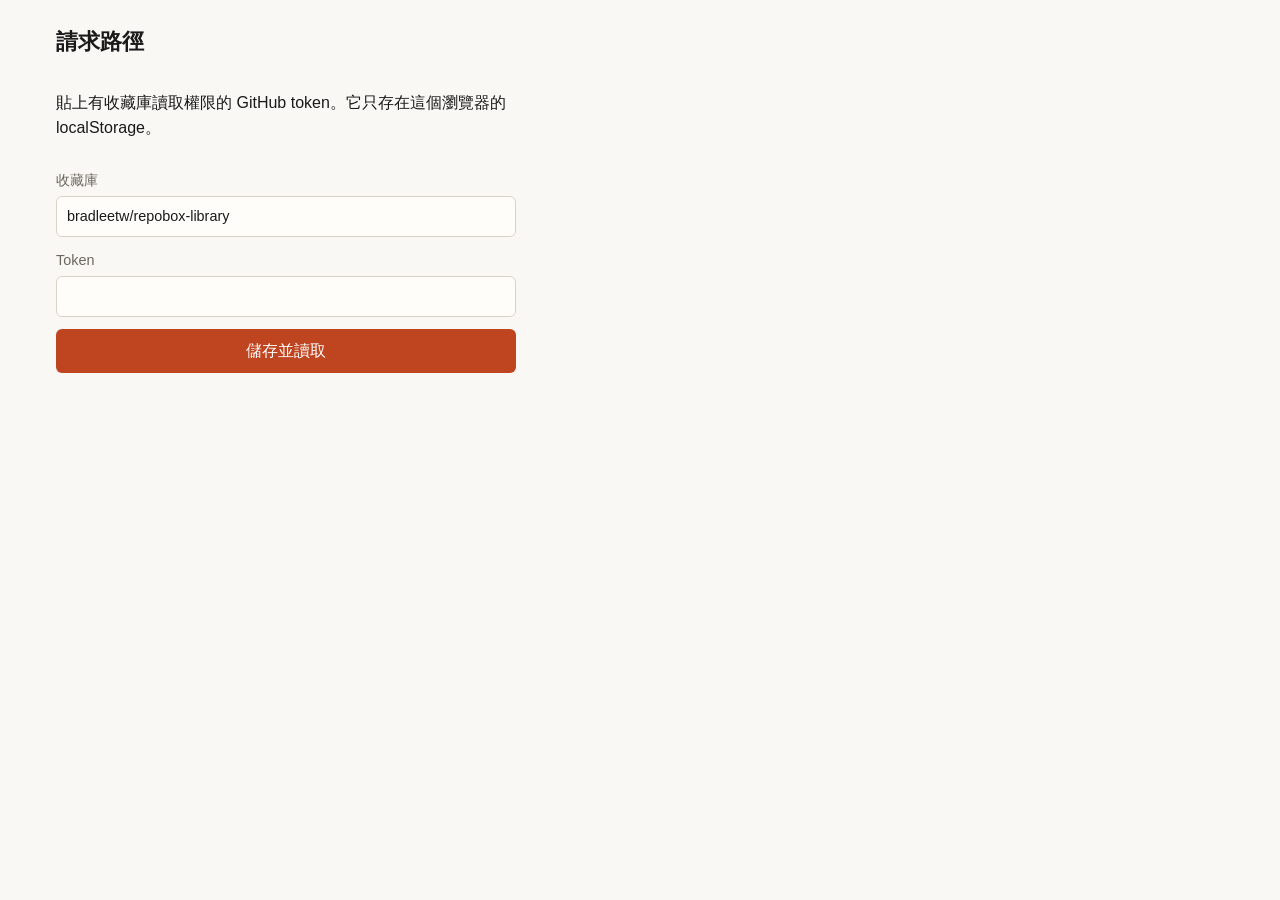
<file: index.html>
<!doctype html>
<html lang="zh-Hant"><head><meta charset="utf-8"><meta name="viewport" content="width=device-width,initial-scale=1">
<title>repobox 請求路徑</title><link rel="stylesheet" href="style.css"></head>
<body><main><h1>請求路徑</h1><div id="root">讀取中…</div></main>
<script type="module" src="app.js"></script></body></html>
</file>
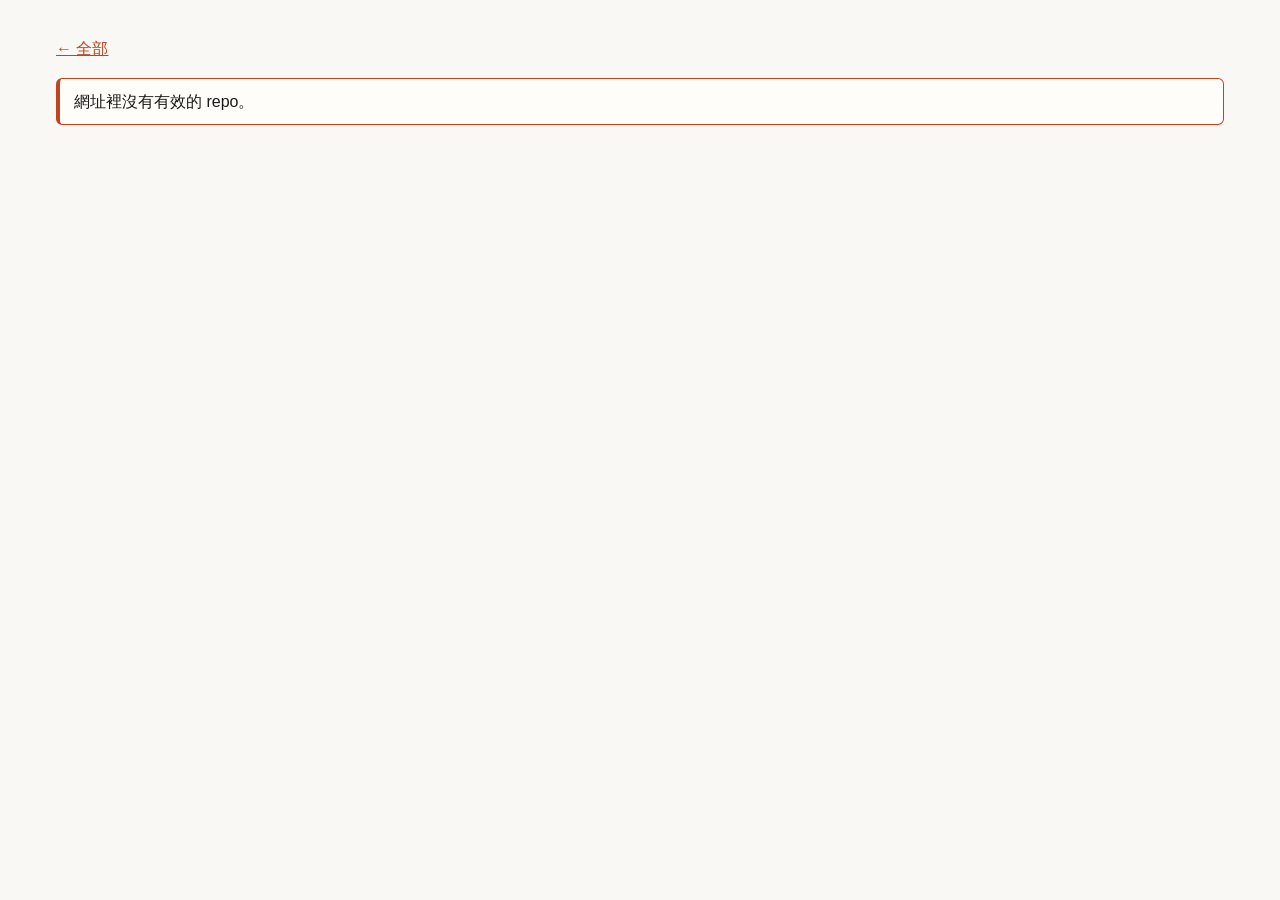
<file: view.html>
<!doctype html>
<html lang="zh-Hant"><head><meta charset="utf-8"><meta name="viewport" content="width=device-width,initial-scale=1">
<title>repobox 分析</title><link rel="stylesheet" href="style.css"></head>
<body><main><p><a href="index.html">← 全部</a></p><div id="root">讀取中…</div></main>
<script type="module" src="view.js"></script></body></html>
</file>
<file: style.css>
:root{--paper:#faf8f4;--ink:#1a1a1a;--mute:#6b665e;--line:#d9d3c7;--accent:#bf4520;--card:#fffdf9}
*{box-sizing:border-box}
body{margin:0;background:var(--paper);color:var(--ink);font:16px/1.6 -apple-system,BlinkMacSystemFont,"Segoe UI","PingFang TC","Noto Sans TC",sans-serif}
main{max-width:1200px;margin:0 auto;padding:20px 16px 48px}
h1{font-size:1.4rem;margin:.2em 0 .6em}
a{color:var(--accent)}
.muted{color:var(--mute);font-size:.9rem}
.notice{border:1px solid var(--accent);border-left-width:4px;background:var(--card);padding:10px 14px;margin:12px 0;border-radius:6px}
form.setup{display:grid;gap:12px;max-width:460px}
form.setup label{display:grid;gap:4px;font-size:.9rem;color:var(--mute)}
input{font:inherit;padding:8px 10px;border:1px solid var(--line);border-radius:6px;background:var(--card);color:var(--ink)}
button{font:inherit;cursor:pointer}
form.setup button{padding:9px 14px;border:0;border-radius:6px;background:var(--accent);color:#fff}
.cards{list-style:none;margin:0;padding:0;display:grid;gap:12px;grid-template-columns:repeat(auto-fill,minmax(280px,1fr))}
.cards a.card{display:block;height:100%;padding:14px 16px;border:1px solid var(--line);border-radius:10px;background:var(--card);color:inherit;text-decoration:none}
.cards a.card:hover,.cards a.card:focus-visible{border-color:var(--accent)}
.card .name{font-weight:600}
.card .tag{margin:4px 0 8px}
.entries{display:flex;flex-wrap:wrap;gap:8px;margin:8px 0 16px}
.entries button{text-align:left;padding:8px 12px;border:1px solid var(--line);border-radius:8px;background:var(--card);color:var(--ink)}
.entries button small{display:block;color:var(--mute);font-size:.8rem}
.entries button[aria-pressed=true]{border-color:var(--accent);box-shadow:inset 0 0 0 1px var(--accent)}
.layout{display:grid;grid-template-columns:minmax(0,1.6fr) minmax(280px,1fr);gap:20px;align-items:start}
.layout.nodia{grid-template-columns:minmax(0,720px)}
.fig{border:1px solid var(--line);border-radius:10px;background:var(--card);padding:8px}
.fig svg{display:block;width:100%;height:auto}
.fig .node,.fig .edge,.fig .label{transition:opacity .15s}
.fig .node.dim,.fig .edge.dim,.fig .label.dim{opacity:.28}
.fig .node.on>rect{stroke:var(--accent)}
.fig .node.cur>rect{stroke:var(--accent);stroke-width:3.5}
.fig .node.on{cursor:pointer}
.fig .edge.on{stroke:var(--accent);stroke-width:2.5;opacity:1}
.fig .badge{cursor:pointer}
.fig .badge circle{fill:var(--paper);stroke:var(--accent);stroke-width:1.5}
.fig .badge text{fill:var(--accent);font:600 13px sans-serif;text-anchor:middle;dominant-baseline:central;pointer-events:none}
.fig .badge.cur circle{fill:var(--accent)}
.fig .badge.cur text{fill:#fff}
ol.steps{list-style:none;margin:0;padding:0;display:grid;gap:8px}
ol.steps li{display:grid;grid-template-columns:28px 1fr;gap:10px;padding:10px 12px;border:1px solid var(--line);border-radius:8px;background:var(--card);cursor:pointer}
ol.steps li.cur{border-color:var(--accent);box-shadow:inset 3px 0 0 var(--accent)}
.num{width:24px;height:24px;border-radius:50%;border:1.5px solid var(--accent);color:var(--accent);display:grid;place-items:center;font-size:.8rem;font-weight:600}
li.cur .num{background:var(--accent);color:#fff}
.src{display:block;font-size:.78rem;color:var(--mute);word-break:break-all}
.src a{color:var(--mute)}
@media (max-width:720px){.layout{grid-template-columns:minmax(0,1fr)}}
.tags{display:flex;flex-wrap:wrap;gap:6px;margin:0 0 8px}
.pill{font-size:.75rem;padding:1px 8px;border:1px solid var(--line);border-radius:999px;color:var(--mute);background:var(--paper)}
.tabs{display:flex;gap:8px;margin:8px 0 16px;border-bottom:1px solid var(--line)}
.tabs button{padding:8px 14px;border:1px solid var(--line);border-bottom:0;border-radius:8px 8px 0 0;background:var(--card);color:var(--ink);margin-bottom:-1px}
.tabs button[aria-selected=true]{border-color:var(--accent);box-shadow:inset 0 3px 0 var(--accent);font-weight:600}
.tabs button:disabled{cursor:not-allowed;color:var(--mute);background:var(--paper)}
.tabs button small{display:block;font-size:.72rem;font-weight:400}
.notice.warn{margin-top:0}
.branches{display:grid;grid-template-columns:repeat(var(--cols,1),minmax(0,1fr));gap:16px;align-items:start}
.branch h2,.firstuse h2{font-size:1.1rem;margin:0 0 8px}
.branch{min-width:0}
ol.usteps{list-style:none;margin:0;padding:0;display:grid;gap:8px}
ol.usteps li{display:grid;grid-template-columns:28px minmax(0,1fr);gap:10px;padding:10px 12px;border:1px solid var(--line);border-radius:8px;background:var(--card)}
li.ustep.unv{border-style:dashed}
.unverified{display:inline-block;margin-top:4px;font-size:.8rem;color:var(--mute);border:1px dashed var(--line);border-radius:4px;padding:0 6px}
.snip{margin-top:8px}
.snip-head{display:flex;justify-content:space-between;align-items:center;gap:8px;font-size:.78rem;color:var(--mute)}
.snip .copy{padding:2px 10px;border:1px solid var(--line);border-radius:6px;background:var(--paper);color:var(--ink);font-size:.78rem}
.snip pre{margin:4px 0 0;padding:8px 10px;overflow:auto;background:#1e1e2e;color:#cdd6f4;border-radius:6px;font:13px/1.5 ui-monospace,SFMono-Regular,Menlo,monospace}
.snip pre code{font:inherit;white-space:pre}
.danger{margin-top:4px;font-size:.8rem;color:#8a2a0e;background:#fdeee8;border-left:3px solid var(--accent);padding:2px 8px;border-radius:0 4px 4px 0}
.only{margin-top:4px;font-size:.78rem;color:var(--accent)}
.merge{text-align:center;color:var(--mute);margin:16px 0 8px;font-size:.9rem;position:relative}
.merge:before{content:"";display:block;width:2px;height:14px;background:var(--line);margin:0 auto 4px}
@media (max-width:720px){.branches{grid-template-columns:minmax(0,1fr)}}
</file>
